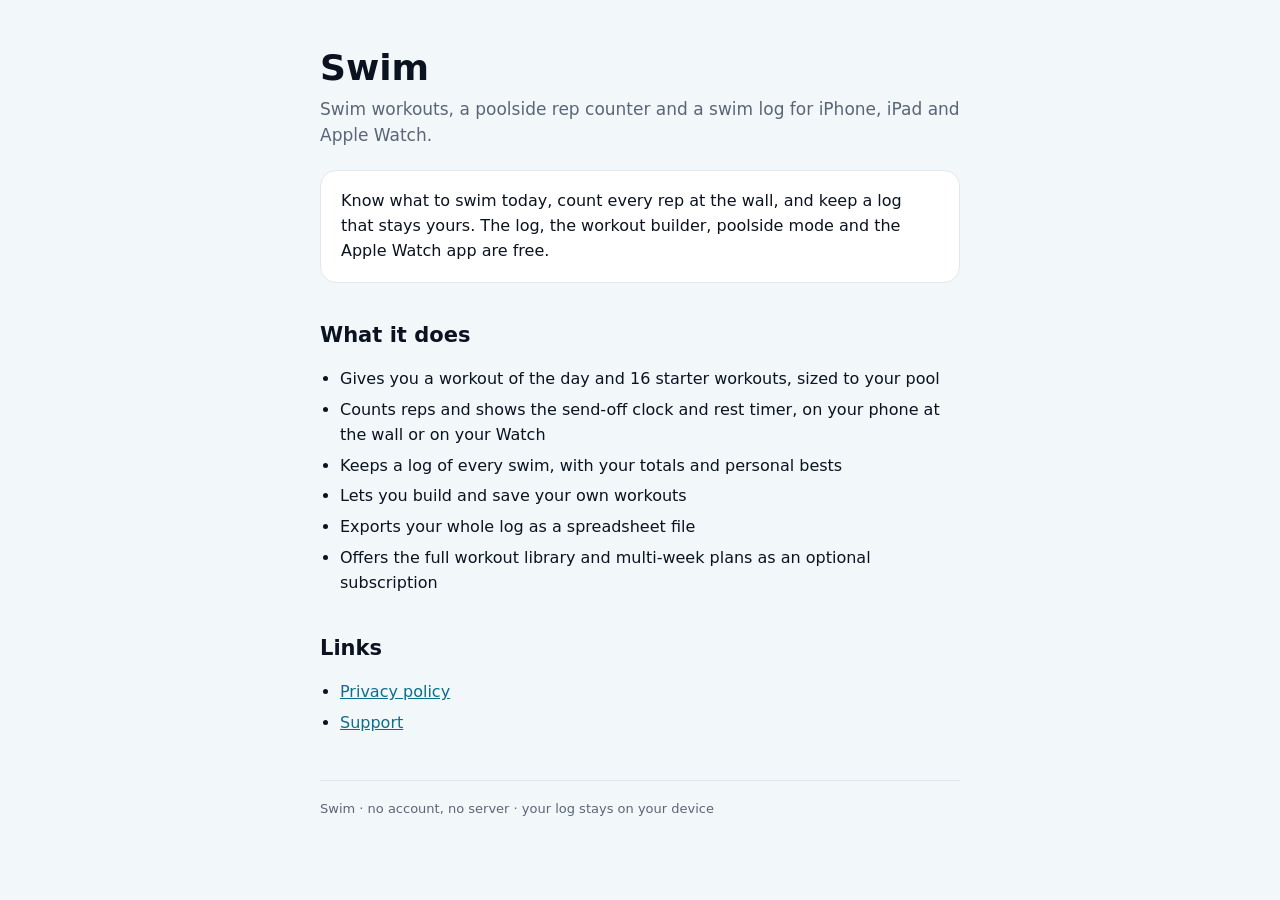
<file: index.html>
<!doctype html>
<html lang="en">
<head>
<meta charset="utf-8">
<meta name="viewport" content="width=device-width,initial-scale=1">
<title>Swim — pool workouts, a poolside rep counter and a swim log</title>
<meta name="description" content="Swim workouts written like a coach's whiteboard, a rep counter you can read from the water, and a swim log that is free for good. iPhone, iPad and Apple Watch.">
<link rel="stylesheet" href="style.css">
</head>
<body>
<main>
<h1>Swim</h1>
<p class="lede">Swim workouts, a poolside rep counter and a swim log for iPhone, iPad and Apple Watch.</p>

<div class="card">
Know what to swim today, count every rep at the wall, and keep a log that stays yours.
The log, the workout builder, poolside mode and the Apple Watch app are free.
</div>

<h2>What it does</h2>
<ul>
<li>Gives you a workout of the day and 16 starter workouts, sized to your pool</li>
<li>Counts reps and shows the send-off clock and rest timer, on your phone at the wall or on your Watch</li>
<li>Keeps a log of every swim, with your totals and personal bests</li>
<li>Lets you build and save your own workouts</li>
<li>Exports your whole log as a spreadsheet file</li>
<li>Offers the full workout library and multi-week plans as an optional subscription</li>
</ul>

<h2>Links</h2>
<ul>
<li><a href="privacy-policy.html">Privacy policy</a></li>
<li><a href="support.html">Support</a></li>
</ul>

<footer>Swim · no account, no server · your log stays on your device</footer>
</main>
</body>
</html>
</file>
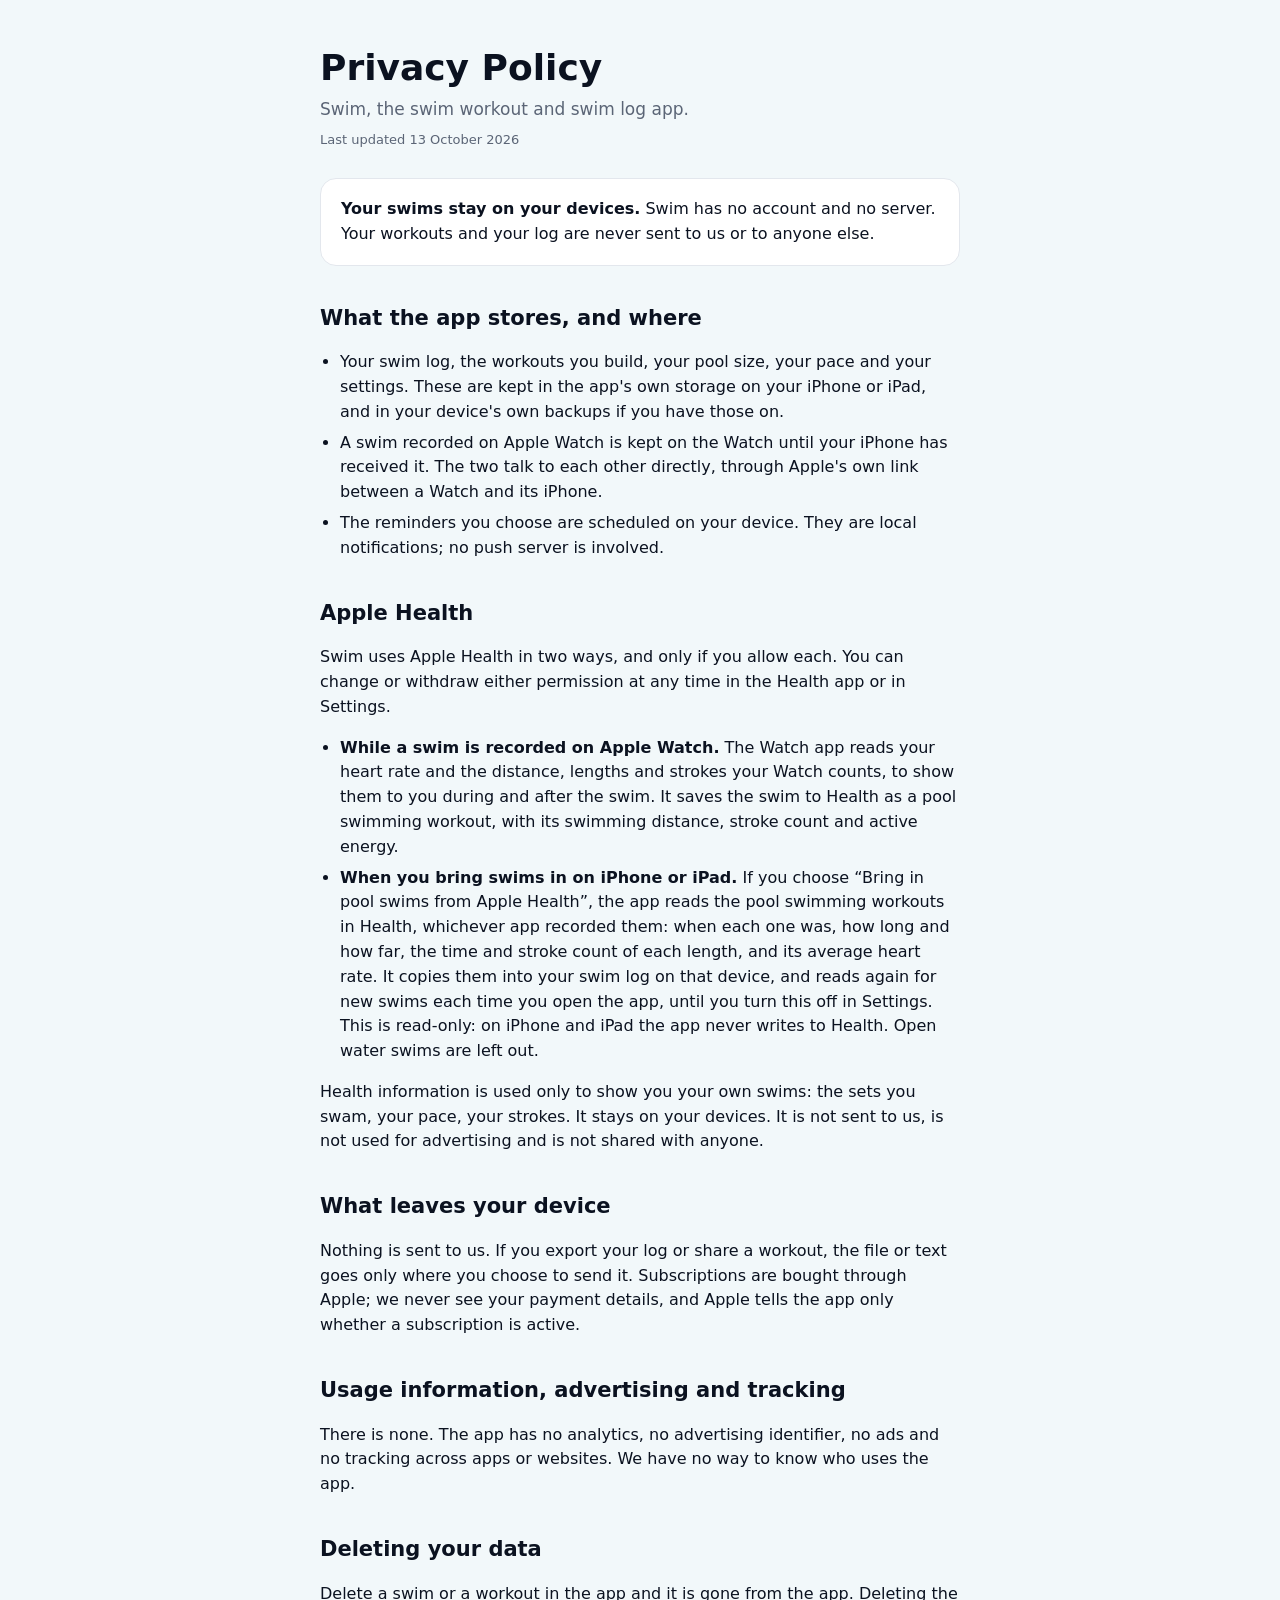
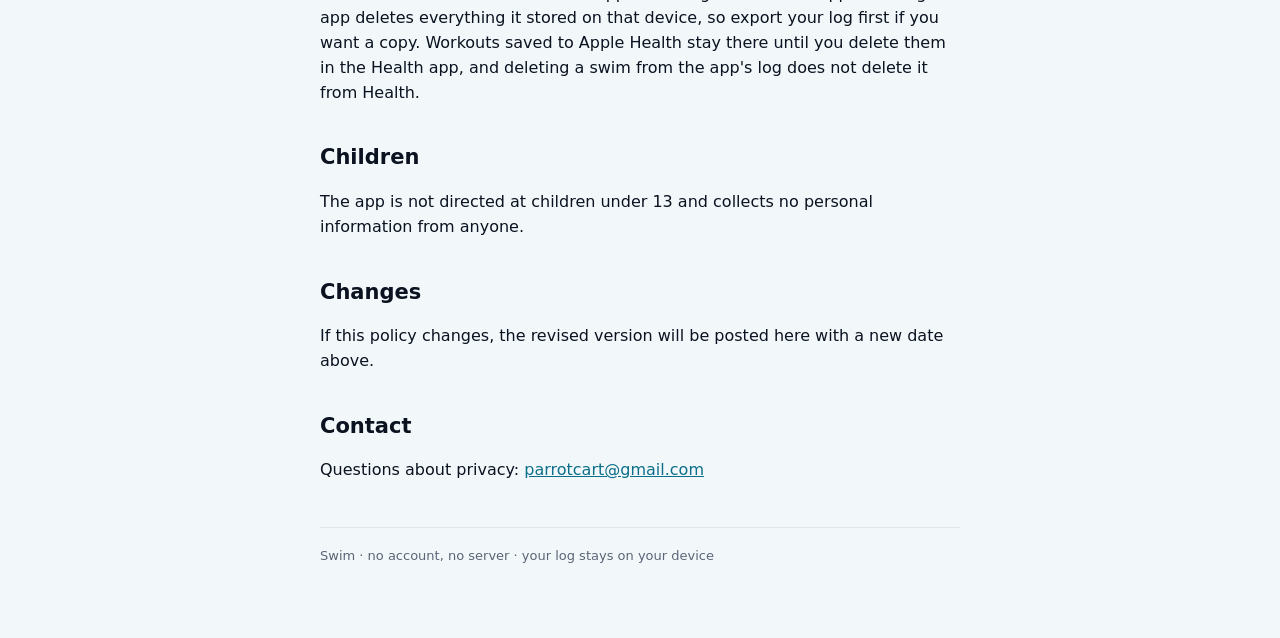
<file: privacy-policy.html>
<!doctype html>
<html lang="en">
<head>
<meta charset="utf-8">
<meta name="viewport" content="width=device-width,initial-scale=1">
<title>Privacy Policy — Swim</title>
<link rel="stylesheet" href="style.css">
</head>
<body>
<main>
<h1>Privacy Policy</h1>
<p class="lede">Swim, the swim workout and swim log app.</p>
<p class="updated">Last updated 13 October 2026</p>

<div class="card">
<strong>Your swims stay on your devices.</strong> Swim has no account and no server.
Your workouts and your log are never sent to us or to anyone else.
</div>

<h2>What the app stores, and where</h2>
<ul>
<li>Your swim log, the workouts you build, your pool size, your pace and your settings.
These are kept in the app's own storage on your iPhone or iPad, and in your device's own
backups if you have those on.</li>
<li>A swim recorded on Apple Watch is kept on the Watch until your iPhone has received it.
The two talk to each other directly, through Apple's own link between a Watch and its
iPhone.</li>
<li>The reminders you choose are scheduled on your device. They are local notifications;
no push server is involved.</li>
</ul>

<h2>Apple Health</h2>
<p>Swim uses Apple Health in two ways, and only if you allow each. You can change or
withdraw either permission at any time in the Health app or in Settings.</p>
<ul>
<li><strong>While a swim is recorded on Apple Watch.</strong> The Watch app reads your
heart rate and the distance, lengths and strokes your Watch counts, to show them to you
during and after the swim. It saves the swim to Health as a pool swimming workout, with
its swimming distance, stroke count and active energy.</li>
<li><strong>When you bring swims in on iPhone or iPad.</strong> If you choose
&ldquo;Bring in pool swims from Apple Health&rdquo;, the app reads the pool swimming
workouts in Health, whichever app recorded them: when each one was, how long and how far,
the time and stroke count of each length, and its average heart rate. It copies them
into your swim log on that device, and reads again for new swims each time you open the
app, until you turn this off in Settings. This is read-only: on iPhone and iPad the app
never writes to Health. Open water swims are left out.</li>
</ul>
<p>Health information is used only to show you your own swims: the sets you swam, your
pace, your strokes. It stays on your devices. It is not sent to us, is not used for
advertising and is not shared with anyone.</p>

<h2>What leaves your device</h2>
<p>Nothing is sent to us. If you export your log or share a workout, the file or text
goes only where you choose to send it. Subscriptions are bought through Apple; we never
see your payment details, and Apple tells the app only whether a subscription is
active.</p>

<h2>Usage information, advertising and tracking</h2>
<p>There is none. The app has no analytics, no advertising identifier, no ads and no
tracking across apps or websites. We have no way to know who uses the app.</p>

<h2>Deleting your data</h2>
<p>Delete a swim or a workout in the app and it is gone from the app. Deleting the app
deletes everything it stored on that device, so export your log first if you want a
copy. Workouts saved to Apple Health stay there until you delete them in the Health
app, and deleting a swim from the app's log does not delete it from Health.</p>

<h2>Children</h2>
<p>The app is not directed at children under 13 and collects no personal information
from anyone.</p>

<h2>Changes</h2>
<p>If this policy changes, the revised version will be posted here with a new date
above.</p>

<h2>Contact</h2>
<p>Questions about privacy: <a href="mailto:parrotcart@gmail.com">parrotcart@gmail.com</a></p>

<footer>Swim · no account, no server · your log stays on your device</footer>
</main>
</body>
</html>
</file>
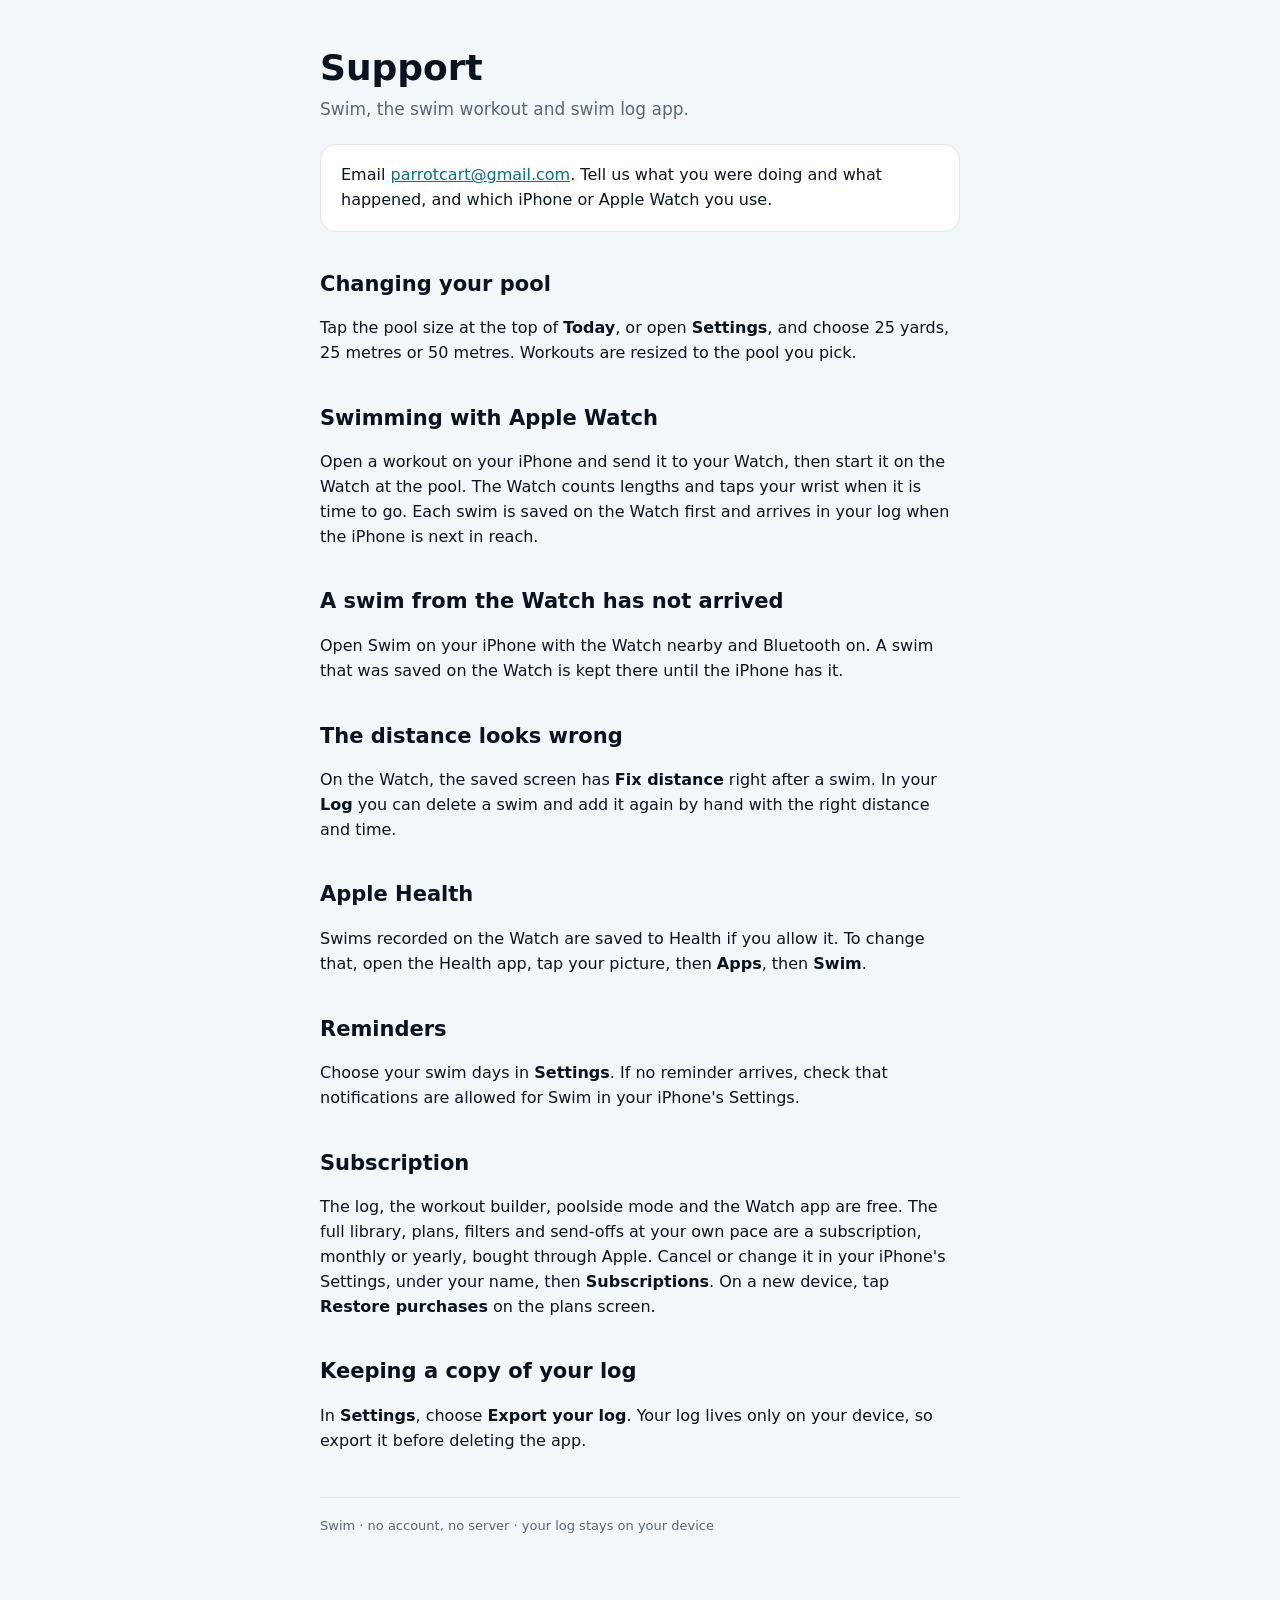
<file: support.html>
<!doctype html>
<html lang="en">
<head>
<meta charset="utf-8">
<meta name="viewport" content="width=device-width,initial-scale=1">
<title>Support — Swim</title>
<link rel="stylesheet" href="style.css">
</head>
<body>
<main>
<h1>Support</h1>
<p class="lede">Swim, the swim workout and swim log app.</p>

<div class="card">
Email <a href="mailto:parrotcart@gmail.com">parrotcart@gmail.com</a>. Tell us what you
were doing and what happened, and which iPhone or Apple Watch you use.
</div>

<h2>Changing your pool</h2>
<p>Tap the pool size at the top of <strong>Today</strong>, or open
<strong>Settings</strong>, and choose 25 yards, 25 metres or 50 metres. Workouts are
resized to the pool you pick.</p>

<h2>Swimming with Apple Watch</h2>
<p>Open a workout on your iPhone and send it to your Watch, then start it on the Watch at
the pool. The Watch counts lengths and taps your wrist when it is time to go. Each swim
is saved on the Watch first and arrives in your log when the iPhone is next in reach.</p>

<h2>A swim from the Watch has not arrived</h2>
<p>Open Swim on your iPhone with the Watch nearby and Bluetooth on. A swim that was saved
on the Watch is kept there until the iPhone has it.</p>

<h2>The distance looks wrong</h2>
<p>On the Watch, the saved screen has <strong>Fix distance</strong> right after a swim.
In your <strong>Log</strong> you can delete a swim and add it again by hand with the
right distance and time.</p>

<h2>Apple Health</h2>
<p>Swims recorded on the Watch are saved to Health if you allow it. To change that, open
the Health app, tap your picture, then <strong>Apps</strong>, then <strong>Swim</strong>.</p>

<h2>Reminders</h2>
<p>Choose your swim days in <strong>Settings</strong>. If no reminder arrives, check that
notifications are allowed for Swim in your iPhone's Settings.</p>

<h2>Subscription</h2>
<p>The log, the workout builder, poolside mode and the Watch app are free. The full
library, plans, filters and send-offs at your own pace are a subscription, monthly or
yearly, bought through Apple. Cancel or change it in your iPhone's Settings, under your
name, then <strong>Subscriptions</strong>. On a new device, tap
<strong>Restore purchases</strong> on the plans screen.</p>

<h2>Keeping a copy of your log</h2>
<p>In <strong>Settings</strong>, choose <strong>Export your log</strong>. Your log lives
only on your device, so export it before deleting the app.</p>

<footer>Swim · no account, no server · your log stays on your device</footer>
</main>
</body>
</html>
</file>
<file: style.css>
/* The app's own colours. */
:root{
  --ground:#F2F8FA; --surface:#fff; --line:#E3E7ED; --ink:#0B1220;
  --muted:#5B6576; --accent-ink:#0B6E8A;
}
*{box-sizing:border-box}
body{
  margin:0;padding:0 20px;background:var(--ground);color:var(--ink);
  font:16px/1.55 system-ui,-apple-system,sans-serif;
}
main{max-width:640px;margin:0 auto;padding:48px 0 72px}
h1{font-size:36px;line-height:1.1;margin:0 0 8px}
h2{font-size:21px;margin:36px 0 10px}
p,li{color:var(--ink)}
.lede{color:var(--muted);font-size:17px;margin:0 0 8px}
.updated{color:var(--muted);font-size:13px;margin:0 0 28px}
a{color:var(--accent-ink)}
code{font-size:14px}
ul,ol{padding-left:20px}
li{margin:6px 0}
.card{background:var(--surface);border:1px solid var(--line);border-radius:16px;padding:18px 20px;margin:22px 0}
footer{border-top:1px solid var(--line);margin-top:44px;padding-top:18px;color:var(--muted);font-size:13px}
@media (prefers-color-scheme:dark){
  :root{--ground:#111416;--surface:#1A1E21;--line:#2A3035;--ink:#EEF0F2;--muted:#A5ACB3;--accent-ink:#6FD3EA}
}
</file>
